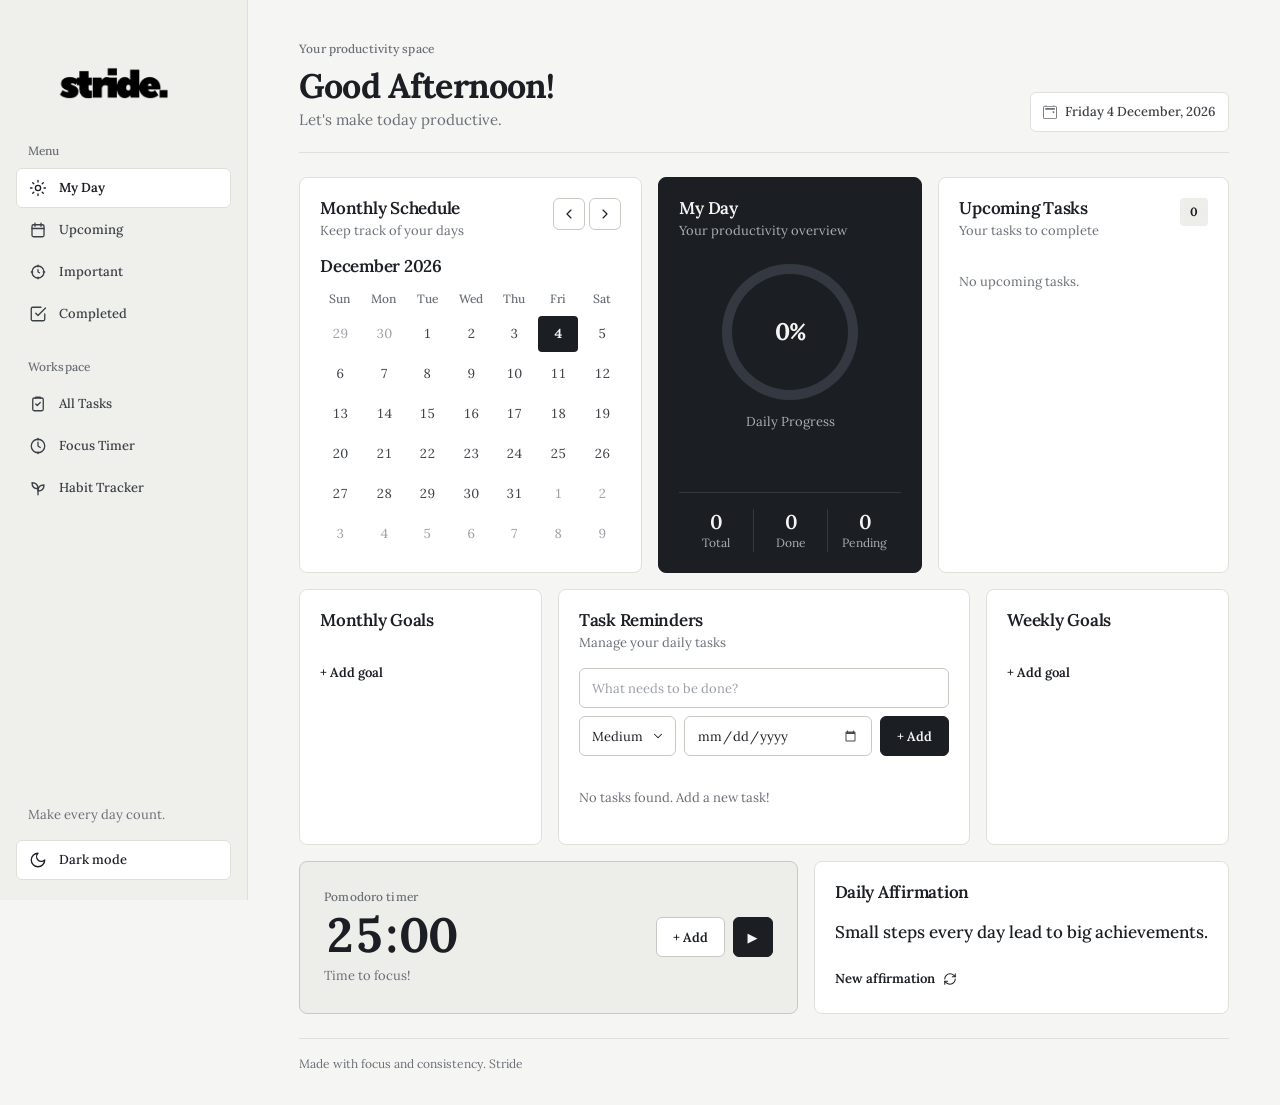
<file: index.html>
<!DOCTYPE html>
<html lang="en">

<head>
    <meta charset="UTF-8">
    <meta name="viewport" content="width=device-width, initial-scale=1.0">
    <title>Stride | Productivity Dashboard</title>
    <meta name="description"
        content="Stride is a calm productivity dashboard for planning your day, tracking tasks and goals, building habits and staying focused.">
    <meta name="theme-color" content="#F5F5F3">
    <link rel="icon" type="image/x-icon" href="./favicon.ico">
    <link rel="stylesheet" href="style.css">
    <link rel="preconnect" href="https://fonts.googleapis.com">
    <link rel="preconnect" href="https://fonts.gstatic.com" crossorigin>
    <link href="https://fonts.googleapis.com/css2?family=Lora:wght@400;500;600;700&display=swap" rel="stylesheet">
    <script src="theme.js"></script>
</head>

<body>
    <div class="dashboard">
        <!-- MOBILE TOP BAR -->
        <div class="mobile-topbar">
            <img class="mobile-brand-logo logo-dark" src="./images/whitelogo.png" alt="Stride logo">

            <img class="mobile-brand-logo logo-light" src="./images/blacklogo.png" alt="Stride logo">

            <button class="menu-toggle" id="menu-toggle" aria-label="Open navigation menu" aria-expanded="false">
                <span></span>
                <span></span>
                <span></span>
            </button>
        </div>

        <!-- SIDEBAR -->
        <aside class="sidebar">

            <div class="brand">
                <img class="logo-dark" src="./images/whitelogo.png" alt="Stride">
                <img class="logo-light" src="./images/blacklogo.png" alt="Stride">
            </div>

            <p class="menu-title">Menu</p>

            <nav class="menu">

                <button class="nav-item active" data-filter="today">
                    <svg viewBox="0 0 24 24" aria-hidden="true">
                        <circle cx="12" cy="12" r="3.5" />
                        <path
                            d="M12 2v2m0 16v2M4.93 4.93l1.42 1.42m11.3 11.3 1.42 1.42M2 12h2m16 0h2M4.93 19.07l1.42-1.42m11.3-11.3 1.42-1.42" />
                    </svg>
                    <span>My Day</span>
                </button>

                <button class="nav-item" data-filter="upcoming">
                    <svg viewBox="0 0 24 24" aria-hidden="true">
                        <rect x="4" y="5" width="16" height="16" rx="2" />
                        <path d="M8 3v4m8-4v4M4 10h16" />
                    </svg>
                    <span>Upcoming</span>
                </button>

                <button class="nav-item" data-filter="important">
                    <svg viewBox="0 0 24 24" aria-hidden="true">
                        <path d="M12 3v2m0 14v2M3 12h2m14 0h2" />
                        <circle cx="12" cy="12" r="8" />
                        <path d="m12 9 0 3 2 1" />
                    </svg>
                    <span>Important</span>
                </button>

                <button class="nav-item" data-filter="completed">
                    <svg viewBox="0 0 24 24" aria-hidden="true">
                        <path d="M9 11l3 3L22 4" />
                        <path d="M21 12v7a2 2 0 0 1-2 2H5a2 2 0 0 1-2-2V5a2 2 0 0 1 2-2h11" />
                    </svg>
                    <span>Completed</span>
                </button>

            </nav>

            <div class="sidebar-section">
                <p class="sidebar-heading">Workspace</p>

                <nav class="menu">

                    <button class="nav-item" data-filter="all">
                        <svg viewBox="0 0 24 24" aria-hidden="true">
                            <rect x="5" y="4" width="14" height="17" rx="2" />
                            <path d="M9 4.5V3h6v1.5M9 12l2 2 4-4" />
                        </svg>
                        <span>All Tasks</span>
                    </button>

                    <button class="nav-item" id="focus-nav">
                        <svg viewBox="0 0 24 24" aria-hidden="true">
                            <circle cx="12" cy="12" r="9" />
                            <path d="M12 7v5l3 2M12 2v2m0 16v2" />
                        </svg>
                        <span>Focus Timer</span>
                    </button>
                    <button class="nav-item" id="habits-nav" type="button">
                        <svg viewBox="0 0 24 24" aria-hidden="true">
                            <path d="M12 21V11" />
                            <path d="M12 13C7 13 4 10 4 5c5 0 8 3 8 8Z" />
                            <path d="M12 16c0-5 3-8 8-8 0 5-3 8-8 8Z" />
                        </svg>
                        <span>Habit Tracker</span>
                    </button>

                </nav>
            </div>

            <div class="sidebar-bottom">
                <p>Make every day count.</p>
                <button class="theme-toggle" id="theme-toggle" type="button" aria-pressed="false">Dark mode</button>
            </div>

        </aside>

        <div class="sidebar-overlay" id="sidebar-overlay"></div>


        <!-- MAIN CONTENT -->
        <main class="main-content">

            <!-- HEADER -->
            <header class="header">

                <div>
                    <p class="header-label">Your productivity space</p>
                    <h1 id="greeting">Good Morning!</h1>
                    <p class="subtitle">Let's make today productive.</p>
                </div>

                <div class="header-actions">

                    <div class="header-date">
                        <span><svg xmlns="http://www.w3.org/2000/svg" width="12" height="12" fill="currentColor"
                                class="bi bi-calendar2-event" viewBox="0 0 16 16" aria-hidden="true">
                                <path
                                    d="M11 7.5a.5.5 0 0 1 .5-.5h1a.5.5 0 0 1 .5.5v1a.5.5 0 0 1-.5.5h-1a.5.5 0 0 1-.5-.5z" />
                                <path
                                    d="M3.5 0a.5.5 0 0 1 .5.5V1h8V.5a.5.5 0 0 1 1 0V1h1a2 2 0 0 1 2 2v11a2 2 0 0 1-2 2H2a2 2 0 0 1-2-2V3a2 2 0 0 1 2-2h1V.5a.5.5 0 0 1 .5-.5M2 2a1 1 0 0 0-1 1v11a1 1 0 0 0 1 1h12a1 1 0 0 0 1-1V3a1 1 0 0 0-1-1z" />
                                <path
                                    d="M2.5 4a.5.5 0 0 1 .5-.5h10a.5.5 0 0 1 .5.5v1a.5.5 0 0 1-.5.5H3a.5.5 0 0 1-.5-.5z" />
                            </svg></span>
                        <span id="current-date"></span>
                    </div>

                </div>

            </header>


            <!-- TOP DASHBOARD -->
            <section class="top-grid">

                <!-- CALENDAR -->
                <div class="card calendar-card">

                    <div class="card-heading">
                        <div>
                            <h3>Monthly Schedule</h3>
                            <p>Keep track of your days</p>
                        </div>

                        <div class="calendar-controls">
                            <button id="prev-month" aria-label="Previous month">‹</button>
                            <button id="next-month" aria-label="Next month">›</button>
                        </div>
                    </div>

                    <h2 id="month-year"></h2>

                    <div class="calendar-weekdays">
                        <span>Sun</span>
                        <span>Mon</span>
                        <span>Tue</span>
                        <span>Wed</span>
                        <span>Thu</span>
                        <span>Fri</span>
                        <span>Sat</span>
                    </div>

                    <div class="calendar-days" id="calendar-days"></div>

                </div>


                <!-- MY DAY OVERVIEW -->
                <div class="card overview-card">

                    <h3>My Day</h3>
                    <p>Your productivity overview</p>

                    <div class="progress-circle" id="progress-circle">
                        <span id="progress-percent">0%</span>
                    </div>

                    <p class="progress-label">Daily Progress</p>

                    <div class="overview-stats">

                        <div>
                            <h2 id="total-count">0</h2>
                            <p>Total</p>
                        </div>

                        <div>
                            <h2 id="completed-count">0</h2>
                            <p>Done</p>
                        </div>

                        <div>
                            <h2 id="pending-count">0</h2>
                            <p>Pending</p>
                        </div>

                    </div>

                </div>


                <!-- UPCOMING TASKS -->
                <div class="card upcoming-card">

                    <div class="card-heading">
                        <div>
                            <h3>Upcoming Tasks</h3>
                            <p>Your tasks to complete</p>
                        </div>

                        <span class="small-badge" id="upcoming-number">0</span>
                    </div>

                    <div class="upcoming-list" id="upcoming-list">
                        <p class="empty-message">No upcoming tasks.</p>
                    </div>

                </div>

            </section>


            <!-- BOTTOM DASHBOARD -->
            <section class="bottom-grid">

                <!-- MONTHLY GOALS -->
                <div class="card goals-card">

                    <div class="card-heading">
                        <h3>Monthly Goals</h3>
                    </div>

                    <div class="goal-list" id="monthly-goals">

                        <label class="goal-item">
                            <input type="checkbox">
                            <span>Read 2 books</span>
                        </label>

                        <label class="goal-item">
                            <input type="checkbox">
                            <span>Complete a course</span>
                        </label>

                        <label class="goal-item">
                            <input type="checkbox">
                            <span>Learn JavaScript</span>
                        </label>

                        <label class="goal-item">
                            <input type="checkbox">
                            <span>Build a project</span>
                        </label>

                    </div>

                </div>


                <!-- TASK REMINDERS -->
                <div class="card reminders-card">

                    <div class="card-heading">
                        <div>
                            <h3>Task Reminders</h3>
                            <p id="task-section-label">Manage your daily tasks</p>
                        </div>
                    </div>

                    <form class="add-task" id="task-form">

                        <input type="text" id="task-input" placeholder="What needs to be done?" maxlength="100"
                            aria-label="Task name" required>

                        <select id="task-priority" aria-label="Task priority">
                            <option value="Low">Low</option>
                            <option value="Medium" selected>Medium</option>
                            <option value="High">High</option>
                        </select>

                        <input type="date" id="task-date" aria-label="Task due date">

                        <button type="submit" id="add-btn">+ Add</button>

                    </form>

                    <div class="task-list" id="task-list">
                        <p class="empty-message">No tasks yet. Add your first task!</p>
                    </div>

                </div>


                <!-- WEEKLY GOALS -->
                <div class="card goals-card">

                    <div class="card-heading">
                        <h3>Weekly Goals</h3>
                    </div>

                    <div class="goal-list" id="weekly-goals">

                        <label class="goal-item">
                            <input type="checkbox">
                            <span>Finish assignments</span>
                        </label>

                        <label class="goal-item">
                            <input type="checkbox">
                            <span>Exercise daily</span>
                        </label>

                        <label class="goal-item">
                            <input type="checkbox">
                            <span>Practise coding</span>
                        </label>

                        <label class="goal-item">
                            <input type="checkbox">
                            <span>Read every day</span>
                        </label>

                    </div>

                </div>

            </section>


            <!-- FOOTER WIDGETS -->
            <section class="footer-grid">

                <!-- POMODORO TIMER -->
                <div class="timer-card" id="timer-card">

                    <div class="timer-info">
                        <p>Pomodoro timer</p>
                        <h1 id="timer">25:00</h1>
                        <span id="timer-status">Time to focus!</span>
                    </div>

                    <div class="timer-actions">

                        <button id="timer-add" class="timer-add">+ Add</button>

                        <button id="start-btn" class="timer-play" aria-label="Start timer">▶</button>

                        <button id="reset-btn" class="timer-reset" aria-label="Reset timer">↻</button>

                    </div>

                </div>


                <!-- DAILY AFFIRMATION -->
                <div class="card affirmation-card">

                    <div class="card-heading">
                        <h3>Daily Affirmation</h3>
                    </div>

                    <p id="affirmation">
                        Small steps every day lead to big achievements.
                    </p>

                    <button id="new-quote">New affirmation</button>

                </div>

            </section>

            <footer class="footer">
                Made with focus and consistency. Stride
            </footer>

        </main>

    </div>

    <script src="script.js"></script>

</body>

</html>
</file>
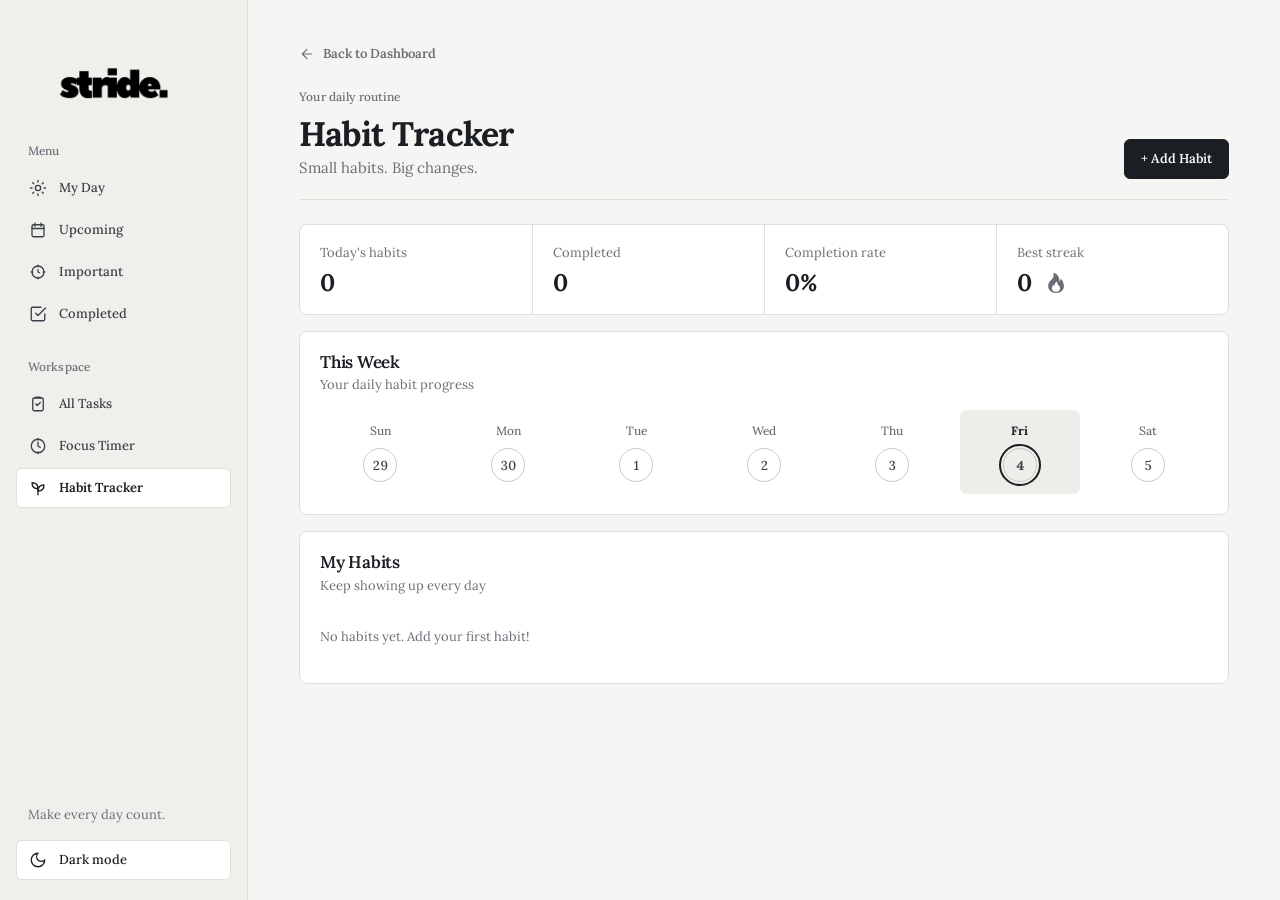
<file: habits.html>
<!DOCTYPE html>
<html lang="en">

<head>
    <meta charset="UTF-8">
    <meta name="viewport" content="width=device-width, initial-scale=1.0">
    <title>Stride | Habit Tracker</title>
    <meta name="description"
        content="Build lasting routines with the Stride habit tracker: daily check-ins, monthly calendars, streaks and a focus timer for every habit.">
    <meta name="theme-color" content="#F5F5F3">
    <link rel="icon" href="favicon.svg" type="image/svg+xml">
    <link rel="stylesheet" href="style.css">

    <link rel="preconnect" href="https://fonts.googleapis.com">
    <link rel="preconnect" href="https://fonts.gstatic.com" crossorigin>
    <link href="https://fonts.googleapis.com/css2?family=Lora:wght@400;500;600;700&display=swap" rel="stylesheet">
    <link rel="stylesheet" href="https://cdn.jsdelivr.net/npm/bootstrap-icons@1.11.3/font/bootstrap-icons.min.css">
    <script src="theme.js"></script>

</head>

<body>

    <div class="dashboard">
        <!-- MOBILE TOP BAR -->
        <div class="mobile-topbar">
            <img class="mobile-brand-logo logo-dark" src="./images/whitelogo.png" alt="Stride logo">

            <img class="mobile-brand-logo logo-light" src="./images/blacklogo.png" alt="Stride logo">

            <button class="menu-toggle" id="menu-toggle" aria-label="Open navigation menu" aria-expanded="false">
                <span></span>
                <span></span>
                <span></span>
            </button>
        </div>

        <!-- SIDEBAR -->
        <aside class="sidebar">

            <div class="brand">
                <img class="logo-dark" src="./images/whitelogo.png" alt="Stride">

                <img class="logo-light" src="./images/blacklogo.png" alt="Stride">
            </div>

            <p class="menu-title">Menu</p>

            <nav class="menu">

                <a href="index.html?filter=today" class="nav-item">
                    <svg viewBox="0 0 24 24" aria-hidden="true">
                        <circle cx="12" cy="12" r="3.5" />
                        <path
                            d="M12 2v2m0 16v2M4.93 4.93l1.42 1.42m11.3 11.3 1.42 1.42M2 12h2m16 0h2M4.93 19.07l1.42-1.42m11.3-11.3 1.42-1.42" />
                    </svg>
                    <span>My Day</span>
                </a>

                <a href="index.html?filter=upcoming" class="nav-item">
                    <svg viewBox="0 0 24 24" aria-hidden="true">
                        <rect x="4" y="5" width="16" height="16" rx="2" />
                        <path d="M8 3v4m8-4v4M4 10h16" />
                    </svg>
                    <span>Upcoming</span>
                </a>

                <a href="index.html?filter=important" class="nav-item">
                    <svg viewBox="0 0 24 24" aria-hidden="true">
                        <path d="M12 3v2m0 14v2M3 12h2m14 0h2" />
                        <circle cx="12" cy="12" r="8" />
                        <path d="m12 9 0 3 2 1" />
                    </svg>
                    <span>Important</span>
                </a>

                <a href="index.html?filter=completed" class="nav-item">
                    <svg viewBox="0 0 24 24" aria-hidden="true">
                        <path d="M9 11l3 3L22 4" />
                        <path d="M21 12v7a2 2 0 0 1-2 2H5a2 2 0 0 1-2-2V5a2 2 0 0 1 2-2h11" />
                    </svg>
                    <span>Completed</span>
                </a>

            </nav>

            <div class="sidebar-section">

                <p class="sidebar-heading">Workspace</p>

                <nav class="menu">

                    <a href="index.html?filter=all" class="nav-item">
                        <svg viewBox="0 0 24 24" aria-hidden="true">
                            <rect x="5" y="4" width="14" height="17" rx="2" />
                            <path d="M9 4.5V3h6v1.5M9 12l2 2 4-4" />
                        </svg>
                        <span>All Tasks</span>
                    </a>

                    <a href="index.html#timer-card" class="nav-item">
                        <svg viewBox="0 0 24 24" aria-hidden="true">
                            <circle cx="12" cy="12" r="9" />
                            <path d="M12 7v5l3 2M12 2v2m0 16v2" />
                        </svg>
                        <span>Focus Timer</span>
                    </a>

                    <a href="habits.html" class="nav-item active" aria-current="page">
                        <svg viewBox="0 0 24 24" aria-hidden="true">
                            <path d="M12 21V11" />
                            <path d="M12 13C7 13 4 10 4 5c5 0 8 3 8 8Z" />
                            <path d="M12 16c0-5 3-8 8-8 0 5-3 8-8 8Z" />
                        </svg>
                        <span>Habit Tracker</span>
                    </a>

                </nav>

            </div>

            <div class="sidebar-bottom">
                <p>Make every day count.</p>
                <button class="theme-toggle" id="theme-toggle" type="button" aria-pressed="false">Dark mode</button>
            </div>
        </aside>
        <div class="sidebar-overlay" id="sidebar-overlay"></div>


        <!-- MAIN CONTENT -->
        <main class="main-content">


            <!-- BACK TO DASHBOARD -->
            <a href="index.html" class="habit-back-link">
                <svg viewBox="0 0 24 24" aria-hidden="true">
                    <path d="M19 12H5M12 19l-7-7 7-7" />
                </svg>
                Back to Dashboard
            </a>

            <!-- HABIT TRACKER PAGE -->
            <section class="habit-page" id="habit-page">

                <header class="habit-header">
                    <div>
                        <p class="header-label">Your daily routine</p>
                        <h1>Habit Tracker</h1>
                        <p class="subtitle">Small habits. Big changes.</p>
                    </div>

                    <button class="habit-add-btn" id="add-habit-btn">
                        + Add Habit
                    </button>
                </header>

                <!-- HABIT STATISTICS -->
                <div class="habit-stats">
                    <div class="habit-stat-card">
                        <span>Today's habits</span>
                        <h2 id="habit-total">0</h2>
                    </div>

                    <div class="habit-stat-card">
                        <span>Completed</span>
                        <h2 id="habit-completed">0</h2>
                    </div>

                    <div class="habit-stat-card">
                        <span>Completion rate</span>
                        <h2 id="habit-percentage">0%</h2>
                    </div>

                    <div class="habit-stat-card">
                        <span>Best streak</span>
                        <h2 id="habit-best-streak">0</h2>
                    </div>
                </div>

                <!-- WEEKLY OVERVIEW -->
                <div class="card habit-week-card">
                    <div class="card-heading">
                        <div>
                            <h3>This Week</h3>
                            <p>Your daily habit progress</p>
                        </div>
                    </div>

                    <div class="habit-week" id="habit-week"></div>
                </div>

                <!-- HABIT LIST -->
                <div class="card habit-list-card">
                    <div class="card-heading">
                        <div>
                            <h3>My Habits</h3>
                            <p>Keep showing up every day</p>
                        </div>
                    </div>

                    <div id="habit-list" class="habit-list"></div>
                </div>

            </section>

        </main>

    </div>

    <script src="habits.js"></script>
</body>

</html>
</file>
<file: style.css>
/* =====================================================================
   STRIDE — DESIGN SYSTEM & STYLESHEET
   Shared by index.html and habits.html.

   Direction: calm, monochrome, editorial. Warm-neutral paper and white
   surfaces, one ink colour for every primary action, hierarchy built from
   spacing, weight and surface tone rather than colour or shadow.

   Contents
   01  Design tokens
   02  Reset and base
   03  Typography
   04  Icon masks (consistent icons for JS-generated glyph buttons)
   05  Form controls
   06  Buttons
   07  App shell and sidebar
   08  Page headers
   09  Dashboard grids and cards
   10  Calendar
   11  Daily overview (dark focal card)
   12  Upcoming tasks and task list
   13  Goals
   14  Pomodoro timer and affirmation
   15  Habit tracker: stats and week
   16  Habit tracker: habit cards
   17  Responsive
   18  Reduced motion
   ===================================================================== */


/* 01. DESIGN TOKENS ================================================== */
:root {
    color-scheme: light;

    /* Colour */
    --color-paper: #F5F5F3;
    --color-surface: #FFFFFF;
    --color-surface-sunken: #EDEDEA;
    --color-sidebar: #EFEFEC;
    --color-hover: #E6E6E2;
    --color-border: #E0E0DB;
    --color-border-strong: #C9C9C3;
    --color-ink: #1B1E23;
    --color-ink-hover: #343941;
    --color-text: #3A3F46;
    --color-muted: #6A6F76;
    --color-faint: #9A9FA6;
    --color-on-ink: #F5F5F3;
    --color-on-ink-muted: #A9AEB5;
    --color-on-ink-line: #343941;

    /* The dashboard script paints the progress ring with these two values */
    --ring-track: #343941;

    /* Feature card ("My Day"): stays dark in both themes so the ring colours
       set by script.js always have contrast */
    --color-feature-bg: #1B1E23;
    --color-feature-border: #1B1E23;
    --color-feature-text: #F5F5F3;
    --color-feature-muted: #A9AEB5;
    --color-feature-line: #343941;

    /* Typography */
    --font-sans: "Lora", "Segoe UI", system-ui, -apple-system, Arial, sans-serif;
    --text-xs: 0.75rem;
    --text-sm: 0.8125rem;
    --text-base: 0.9375rem;
    --text-md: 1.0625rem;
    --text-lg: 1.25rem;
    --text-xl: 1.5rem;
    --text-page: clamp(1.75rem, 3vw, 2.125rem);
    --weight-regular: 400;
    --weight-medium: 500;
    --weight-semibold: 600;
    --weight-bold: 700;

    /* Spacing */
    --space-1: 0.25rem;
    --space-2: 0.5rem;
    --space-3: 0.75rem;
    --space-4: 1rem;
    --space-5: 1.25rem;
    --space-6: 1.5rem;
    --space-8: 2rem;
    --space-10: 2.5rem;

    /* Radius: containers > controls > small elements */
    --radius-lg: 8px;
    --radius-md: 6px;
    --radius-sm: 4px;

    /* Borders and focus */
    --border: 1px solid var(--color-border);
    --border-strong: 1px solid var(--color-border-strong);
    --focus-ring: 2px solid var(--color-ink);

    /* Component sizing */
    --control-height: 40px;
    --control-height-sm: 32px;
    --icon-size: 18px;
    --icon-size-sm: 16px;
    --sidebar-width: 248px;
    --topbar-height: 60px;

    /* Motion */
    --duration-fast: 150ms;
    --duration-base: 220ms;

    /* Icon masks (24px grid, 1.75 stroke, round caps — same as sidebar icons) */
    --icon-check: url("data:image/svg+xml,%3Csvg xmlns='http://www.w3.org/2000/svg' viewBox='0 0 24 24' fill='none' stroke='black' stroke-width='1.75' stroke-linecap='round' stroke-linejoin='round'%3E%3Cpath d='M20 6 9 17l-5-5'/%3E%3C/svg%3E");
    --icon-x: url("data:image/svg+xml,%3Csvg xmlns='http://www.w3.org/2000/svg' viewBox='0 0 24 24' fill='none' stroke='black' stroke-width='1.75' stroke-linecap='round' stroke-linejoin='round'%3E%3Cpath d='M18 6 6 18M6 6l12 12'/%3E%3C/svg%3E");
    --icon-pencil: url("data:image/svg+xml,%3Csvg xmlns='http://www.w3.org/2000/svg' viewBox='0 0 24 24' fill='none' stroke='black' stroke-width='1.75' stroke-linecap='round' stroke-linejoin='round'%3E%3Cpath d='M12 20h9'/%3E%3Cpath d='M16.5 3.5a2.12 2.12 0 0 1 3 3L7 19l-4 1 1-4Z'/%3E%3C/svg%3E");
    --icon-chevron-left: url("data:image/svg+xml,%3Csvg xmlns='http://www.w3.org/2000/svg' viewBox='0 0 24 24' fill='none' stroke='black' stroke-width='1.75' stroke-linecap='round' stroke-linejoin='round'%3E%3Cpath d='m15 18-6-6 6-6'/%3E%3C/svg%3E");
    --icon-chevron-right: url("data:image/svg+xml,%3Csvg xmlns='http://www.w3.org/2000/svg' viewBox='0 0 24 24' fill='none' stroke='black' stroke-width='1.75' stroke-linecap='round' stroke-linejoin='round'%3E%3Cpath d='m9 18 6-6-6-6'/%3E%3C/svg%3E");
    --icon-arrow-right: url("data:image/svg+xml,%3Csvg xmlns='http://www.w3.org/2000/svg' viewBox='0 0 24 24' fill='none' stroke='black' stroke-width='1.75' stroke-linecap='round' stroke-linejoin='round'%3E%3Cpath d='M5 12h14M12 5l7 7-7 7'/%3E%3C/svg%3E");
    --icon-reset: url("data:image/svg+xml,%3Csvg xmlns='http://www.w3.org/2000/svg' viewBox='0 0 24 24' fill='none' stroke='black' stroke-width='1.75' stroke-linecap='round' stroke-linejoin='round'%3E%3Cpath d='M3 12a9 9 0 1 0 9-9 9.75 9.75 0 0 0-6.74 2.74L3 8'/%3E%3Cpath d='M3 3v5h5'/%3E%3C/svg%3E");
    --icon-refresh: url("data:image/svg+xml,%3Csvg xmlns='http://www.w3.org/2000/svg' viewBox='0 0 24 24' fill='none' stroke='black' stroke-width='1.75' stroke-linecap='round' stroke-linejoin='round'%3E%3Cpath d='M3 12a9 9 0 0 1 9-9 9.75 9.75 0 0 1 6.74 2.74L21 8'/%3E%3Cpath d='M21 3v5h-5'/%3E%3Cpath d='M21 12a9 9 0 0 1-9 9 9.75 9.75 0 0 1-6.74-2.74L3 16'/%3E%3Cpath d='M8 16H3v5'/%3E%3C/svg%3E");
    --icon-circle: url("data:image/svg+xml,%3Csvg xmlns='http://www.w3.org/2000/svg' viewBox='0 0 24 24' fill='none' stroke='black' stroke-width='1.75'%3E%3Ccircle cx='12' cy='12' r='9'/%3E%3C/svg%3E");
    --icon-select-chevron: url("data:image/svg+xml,%3Csvg xmlns='http://www.w3.org/2000/svg' viewBox='0 0 24 24' fill='none' stroke='%231B1E23' stroke-width='1.75' stroke-linecap='round' stroke-linejoin='round'%3E%3Cpath d='m6 9 6 6 6-6'/%3E%3C/svg%3E");
    --icon-moon: url("data:image/svg+xml,%3Csvg xmlns='http://www.w3.org/2000/svg' viewBox='0 0 24 24' fill='none' stroke='black' stroke-width='1.75' stroke-linecap='round' stroke-linejoin='round'%3E%3Cpath d='M12 3a6 6 0 0 0 9 9 9 9 0 1 1-9-9Z'/%3E%3C/svg%3E");
    --icon-sun: url("data:image/svg+xml,%3Csvg xmlns='http://www.w3.org/2000/svg' viewBox='0 0 24 24' fill='none' stroke='black' stroke-width='1.75' stroke-linecap='round' stroke-linejoin='round'%3E%3Ccircle cx='12' cy='12' r='4'/%3E%3Cpath d='M12 2v2M12 20v2M4.93 4.93l1.41 1.41M17.66 17.66l1.41 1.41M2 12h2M20 12h2M4.93 19.07l1.41-1.41M17.66 6.34l1.41-1.41'/%3E%3C/svg%3E");
}

/* Dark theme: only the tokens change. The theme is set by theme.js through
   the data-theme attribute on <html>. */
:root[data-theme="dark"] {
    color-scheme: dark;

    --color-paper: #121417;
    --color-surface: #1A1D22;
    --color-surface-sunken: #23272D;
    --color-sidebar: #0F1113;
    --color-hover: #2A2F36;
    --color-border: #2B3038;
    --color-border-strong: #3C424B;
    --color-ink: #ECEDEE;
    --color-ink-hover: #C9CCD0;
    --color-text: #C4C8CD;
    --color-muted: #959BA3;
    --color-faint: #6A7078;
    --color-on-ink: #14161A;
    --color-on-ink-muted: #4B5058;

    --color-feature-bg: #0E1012;
    --color-feature-border: #2B3038;

    --icon-select-chevron: url("data:image/svg+xml,%3Csvg xmlns='http://www.w3.org/2000/svg' viewBox='0 0 24 24' fill='none' stroke='%23ECEDEE' stroke-width='1.75' stroke-linecap='round' stroke-linejoin='round'%3E%3Cpath d='m6 9 6 6 6-6'/%3E%3C/svg%3E");
}


/* 02. RESET AND BASE ================================================= */
*,
*::before,
*::after {
    box-sizing: border-box;
}

html {
    min-width: 320px;
    background: var(--color-paper);
    scroll-padding-top: var(--space-6);
    -webkit-text-size-adjust: 100%;
}

@media (prefers-reduced-motion: no-preference) {
    html {
        scroll-behavior: smooth;
    }
}

body {
    min-height: 100vh;
    margin: 0;
    background: var(--color-paper);
    color: var(--color-text);
    font-family: var(--font-sans);
    font-size: var(--text-base);
    line-height: 1.5;
    -webkit-font-smoothing: antialiased;
}

body.menu-open {
    overflow: hidden;
}

h1,
h2,
h3,
h4,
p {
    margin: 0;
}

button,
input,
select {
    font: inherit;
    color: inherit;
}

button {
    cursor: pointer;
}

a {
    color: inherit;
}

img,
svg {
    display: block;
    max-width: 100%;
}

:focus-visible {
    outline: var(--focus-ring);
    outline-offset: 2px;
}

:disabled {
    cursor: not-allowed;
    opacity: 0.4;
}


/* 03. TYPOGRAPHY ===================================================== */
h1,
h2,
h3,
h4 {
    color: var(--color-ink);
    font-weight: var(--weight-semibold);
    letter-spacing: -0.015em;
    line-height: 1.25;
}

h1 {
    font-size: var(--text-page);
    font-weight: var(--weight-bold);
    letter-spacing: -0.025em;
    line-height: 1.15;
}

h2 {
    font-size: var(--text-lg);
}

h3 {
    font-size: var(--text-md);
}

h4 {
    font-size: var(--text-base);
}

.subtitle {
    margin-top: var(--space-1);
    color: var(--color-muted);
}

/* Small secondary labels. Several are written in capitals in the markup or
   script, so they are normalised to sentence case here. */
.header-label,
.menu-title,
.sidebar-heading,
.timer-info>p,
.habit-analytics-heading>span,
.pomodoro-label {
    color: var(--color-muted);
    font-size: var(--text-xs);
    font-weight: var(--weight-medium);
    letter-spacing: 0.01em;
    text-transform: lowercase;
}

.header-label::first-letter,
.menu-title::first-letter,
.sidebar-heading::first-letter,
.timer-info>p::first-letter,
.habit-analytics-heading>span::first-letter,
.pomodoro-label::first-letter {
    text-transform: uppercase;
}


/* 04. ICON MASKS ====================================================
   Buttons whose labels are glyphs written by JavaScript (×, ✎, ‹, ›, ↻)
   hide the glyph and draw a matching icon instead, so the whole product
   uses one stroke style without touching the scripts. */
.goal-edit,
.goal-delete,
.delete-task,
.habit-edit,
.habit-delete,
.calendar-controls button,
.habit-month-arrow,
.timer-reset,
.completion-card-icon,
.completion-card-arrow {
    font-size: 0;
    line-height: 0;
}

.goal-edit::before,
.goal-delete::before,
.delete-task::before,
.habit-edit::before,
.habit-delete::before,
.calendar-controls button::before,
.habit-month-arrow::before,
.timer-reset::before,
.completion-card-icon::before,
.completion-card-arrow::before,
#new-quote::after {
    display: block;
    width: var(--icon-size-sm);
    height: var(--icon-size-sm);
    margin: auto;
    background: currentColor;
    content: "";
    -webkit-mask: var(--icon) center / contain no-repeat;
    mask: var(--icon) center / contain no-repeat;
}

.goal-edit::before,
.habit-edit::before {
    --icon: var(--icon-pencil);
}

.goal-delete::before,
.delete-task::before,
.habit-delete::before {
    --icon: var(--icon-x);
}

#prev-month::before,
.habit-month-navigation .habit-month-arrow:first-child::before {
    --icon: var(--icon-chevron-left);
}

#next-month::before,
.habit-month-navigation .habit-month-arrow:last-child::before {
    --icon: var(--icon-chevron-right);
}

.timer-reset::before {
    --icon: var(--icon-reset);
}

.completion-card-icon::before {
    --icon: var(--icon-circle);
}

.habit-completion-card.completed .completion-card-icon::before {
    --icon: var(--icon-check);
}

.completion-card-arrow::before {
    --icon: var(--icon-arrow-right);
}

#new-quote::after {
    --icon: var(--icon-refresh);
}


/* 05. FORM CONTROLS ================================================== */
input[type="text"],
input[type="date"],
select {
    width: 100%;
    min-width: 0;
    height: var(--control-height);
    padding: 0 var(--space-3);
    border: var(--border-strong);
    border-radius: var(--radius-md);
    background-color: var(--color-surface);
    color: var(--color-ink);
    font-size: var(--text-sm);
    transition: border-color var(--duration-fast) ease;
}

input::placeholder {
    color: var(--color-faint);
}

input[type="text"]:hover,
input[type="date"]:hover,
select:hover {
    border-color: var(--color-muted);
}

input[type="text"]:focus-visible,
input[type="date"]:focus-visible,
select:focus-visible {
    border-color: var(--color-ink);
    outline: 1px solid var(--color-ink);
    outline-offset: 0;
}

select {
    padding-right: 2rem;
    background-image: var(--icon-select-chevron);
    background-repeat: no-repeat;
    background-position: right 0.625rem center;
    background-size: 14px;
    cursor: pointer;
    -webkit-appearance: none;
    appearance: none;
}

input[type="date"] {
    cursor: pointer;
}

input[type="date"]::-webkit-calendar-picker-indicator {
    cursor: pointer;
    opacity: 0.7;
}

input[type="checkbox"] {
    display: inline-grid;
    flex: 0 0 18px;
    width: 18px;
    height: 18px;
    margin: 0;
    place-content: center;
    border: 1.5px solid var(--color-border-strong);
    border-radius: var(--radius-sm);
    background: var(--color-surface);
    cursor: pointer;
    transition: background-color var(--duration-fast) ease, border-color var(--duration-fast) ease;
    -webkit-appearance: none;
    appearance: none;
}

input[type="checkbox"]::after {
    width: 10px;
    height: 10px;
    background: var(--color-on-ink);
    content: "";
    transform: scale(0);
    transition: transform var(--duration-fast) ease;
    -webkit-mask: var(--icon-check) center / contain no-repeat;
    mask: var(--icon-check) center / contain no-repeat;
}

input[type="checkbox"]:hover {
    border-color: var(--color-ink);
}

input[type="checkbox"]:checked {
    border-color: var(--color-ink);
    background: var(--color-ink);
}

input[type="checkbox"]:checked::after {
    transform: scale(1);
}


/* 06. BUTTONS ======================================================== */
/* Primary: filled ink */
.habit-add-btn,
#add-btn,
.timer-play,
.pomodoro-start {
    display: inline-flex;
    height: var(--control-height);
    align-items: center;
    justify-content: center;
    gap: var(--space-2);
    padding: 0 var(--space-4);
    border: 1px solid var(--color-ink);
    border-radius: var(--radius-md);
    background: var(--color-ink);
    color: var(--color-on-ink);
    font-size: var(--text-sm);
    font-weight: var(--weight-semibold);
    white-space: nowrap;
    transition: background-color var(--duration-fast) ease, border-color var(--duration-fast) ease;
}

.habit-add-btn:hover:not(:disabled),
#add-btn:hover:not(:disabled),
.timer-play:hover:not(:disabled),
.pomodoro-start:hover:not(:disabled) {
    border-color: var(--color-ink-hover);
    background: var(--color-ink-hover);
}

.habit-add-btn:active:not(:disabled),
#add-btn:active:not(:disabled),
.timer-play:active:not(:disabled),
.pomodoro-start:active:not(:disabled) {
    background: var(--color-ink);
}

/* Secondary: outlined */
.timer-add,
.timer-reset,
.pomodoro-pause,
.pomodoro-reset,
.calendar-controls button,
.habit-month-arrow {
    display: inline-flex;
    height: var(--control-height);
    align-items: center;
    justify-content: center;
    padding: 0 var(--space-4);
    border: var(--border-strong);
    border-radius: var(--radius-md);
    background: var(--color-surface);
    color: var(--color-ink);
    font-weight: var(--weight-semibold);
    white-space: nowrap;
    transition: background-color var(--duration-fast) ease, border-color var(--duration-fast) ease;
}

.timer-add,
.pomodoro-pause,
.pomodoro-reset {
    font-size: var(--text-sm);
}

.timer-add:hover:not(:disabled),
.timer-reset:hover:not(:disabled),
.pomodoro-pause:hover:not(:disabled),
.pomodoro-reset:hover:not(:disabled),
.calendar-controls button:hover:not(:disabled),
.habit-month-arrow:hover:not(:disabled) {
    border-color: var(--color-ink);
    background: var(--color-hover);
}

.timer-add:active:not(:disabled),
.timer-reset:active:not(:disabled),
.pomodoro-pause:active:not(:disabled),
.pomodoro-reset:active:not(:disabled),
.calendar-controls button:active:not(:disabled),
.habit-month-arrow:active:not(:disabled) {
    background: var(--color-surface-sunken);
}

.calendar-controls button,
.habit-month-arrow {
    width: var(--control-height-sm);
    height: var(--control-height-sm);
    padding: 0;
}

.timer-reset {
    width: var(--control-height);
    padding: 0;
}

.timer-play {
    min-width: var(--control-height);
    padding: 0;
    font-variant-emoji: text;
    width: var(--control-height);
}

/* Tertiary: text only */
.goal-add,
#new-quote,
.habit-back-link {
    display: inline-flex;
    align-items: center;
    gap: var(--space-2);
    padding: var(--space-1) 0;
    border: 0;
    background: none;
    color: var(--color-ink);
    font-size: var(--text-sm);
    font-weight: var(--weight-semibold);
    text-decoration: none;
    transition: color var(--duration-fast) ease;
}

.goal-add:hover,
#new-quote:hover,
.habit-back-link:hover {
    color: var(--color-muted);
}

#new-quote::after {
    width: 14px;
    height: 14px;
    margin: 0;
}

/* Icon-only buttons */
.goal-edit,
.goal-delete,
.delete-task,
.habit-edit,
.habit-delete {
    display: grid;
    flex: 0 0 var(--control-height-sm);
    width: var(--control-height-sm);
    height: var(--control-height-sm);
    place-items: center;
    padding: 0;
    border: 0;
    border-radius: var(--radius-sm);
    background: transparent;
    color: var(--color-muted);
    transition: background-color var(--duration-fast) ease, color var(--duration-fast) ease;
}

.goal-edit:hover,
.goal-delete:hover,
.delete-task:hover,
.habit-edit:hover,
.habit-delete:hover {
    background: var(--color-hover);
    color: var(--color-ink);
}


/* 07. APP SHELL AND SIDEBAR ========================================== */
.dashboard {
    min-height: 100vh;
}

.main-content {
    min-width: 0;
    margin-left: var(--sidebar-width);
    padding: var(--space-10) clamp(var(--space-6), 4vw, 3.5rem) var(--space-8);
}

.mobile-topbar {
    display: none;
}

.sidebar {
    position: fixed;
    z-index: 30;
    inset: 0 auto 0 0;
    display: flex;
    width: var(--sidebar-width);
    flex-direction: column;
    padding: var(--space-6) var(--space-4) var(--space-5);
    overflow-y: auto;
    border-right: var(--border);
    background: var(--color-sidebar);
}

.brand {
    display: flex;
    min-height: 48px;
    align-items: center;
    margin-bottom: var(--space-8);
    padding: 0 var(--space-3);
}

.brand img {
    max-width: 130px;
    max-height: 44px;
    object-fit: contain;
    object-position: left center;
}

.menu-title,
.sidebar-heading {
    margin: 0 0 var(--space-2) var(--space-3);
}

.menu {
    display: grid;
    gap: 2px;
}

.sidebar-section {
    margin-top: var(--space-6);
}

.nav-item {
    display: flex;
    width: 100%;
    min-height: 40px;
    align-items: center;
    gap: var(--space-3);
    padding: var(--space-2) var(--space-3);
    border: 1px solid transparent;
    border-radius: var(--radius-md);
    background: transparent;
    color: var(--color-text);
    font-size: var(--text-sm);
    font-weight: var(--weight-medium);
    text-align: left;
    text-decoration: none;
    transition: background-color var(--duration-fast) ease, color var(--duration-fast) ease;
}

.nav-item svg {
    flex: 0 0 var(--icon-size);
    width: var(--icon-size);
    height: var(--icon-size);
    fill: none;
    stroke: currentColor;
    stroke-width: 1.75;
    stroke-linecap: round;
    stroke-linejoin: round;
}

.nav-item:hover {
    background: var(--color-hover);
    color: var(--color-ink);
}

.nav-item.active {
    border-color: var(--color-border);
    background: var(--color-surface);
    color: var(--color-ink);
    font-weight: var(--weight-semibold);
}

.sidebar-bottom {
    margin-top: auto;
    padding: var(--space-6) var(--space-3) 0;
    color: var(--color-muted);
    font-size: var(--text-sm);
}

.sidebar-bottom .theme-toggle {
    display: flex;
    width: calc(100% + var(--space-3) * 2);
    min-height: 40px;
    align-items: center;
    gap: var(--space-3);
    margin-top: var(--space-4);
    margin-left: calc(var(--space-3) * -1);
    padding: var(--space-2) var(--space-3);
    border: 1px solid var(--color-border);
    border-radius: var(--radius-md);
    background: var(--color-surface);
    color: var(--color-ink);
    font-size: var(--text-sm);
    font-weight: var(--weight-medium);
    text-align: left;
    transition: background-color var(--duration-fast) ease;
}

.theme-toggle:hover {
    background: var(--color-hover);
}

.theme-toggle::before {
    flex: 0 0 var(--icon-size);
    width: var(--icon-size);
    height: var(--icon-size);
    background: currentColor;
    content: "";
    -webkit-mask: var(--icon-moon) center / contain no-repeat;
    mask: var(--icon-moon) center / contain no-repeat;
}

:root[data-theme="dark"] .theme-toggle::before {
    -webkit-mask-image: var(--icon-sun);
    mask-image: var(--icon-sun);
}

.sidebar-overlay {
    display: none;
}


/* 08. PAGE HEADERS =================================================== */
.header,
.habit-header {
    display: flex;
    align-items: flex-end;
    justify-content: space-between;
    gap: var(--space-6);
    margin-bottom: var(--space-6);
    padding-bottom: var(--space-5);
    border-bottom: var(--border);
}

.header-label {
    margin-bottom: var(--space-2);
}

.header-actions {
    display: flex;
    align-items: center;
    gap: var(--space-3);
}

.header-date {
    display: inline-flex;
    height: var(--control-height);
    align-items: center;
    gap: var(--space-2);
    padding: 0 var(--space-3);
    border: var(--border);
    border-radius: var(--radius-md);
    background: var(--color-surface);
    color: var(--color-text);
    font-size: var(--text-sm);
    font-weight: var(--weight-medium);
}

.header-date svg {
    width: 14px;
    height: 14px;
    color: var(--color-muted);
}

.habit-back-link {
    margin-bottom: var(--space-5);
    color: var(--color-muted);
}

.habit-back-link svg {
    width: var(--icon-size-sm);
    height: var(--icon-size-sm);
    fill: none;
    stroke: currentColor;
    stroke-width: 1.75;
    stroke-linecap: round;
    stroke-linejoin: round;
}

.habit-back-link:hover {
    color: var(--color-ink);
}


/* 09. DASHBOARD GRIDS AND CARDS ====================================== */
.top-grid,
.bottom-grid,
.footer-grid {
    display: grid;
    gap: var(--space-4);
    margin-bottom: var(--space-4);
}

.top-grid {
    grid-template-columns: minmax(0, 1.3fr) minmax(0, 1fr) minmax(0, 1.1fr);
}

.bottom-grid {
    grid-template-columns: minmax(0, 1fr) minmax(0, 1.7fr) minmax(0, 1fr);
}

.footer-grid {
    grid-template-columns: minmax(0, 1.2fr) minmax(0, 1fr);
}

.card,
.timer-card {
    min-width: 0;
    padding: var(--space-5);
    border: var(--border);
    border-radius: var(--radius-lg);
    background: var(--color-surface);
}

.card-heading {
    display: flex;
    align-items: flex-start;
    justify-content: space-between;
    gap: var(--space-4);
    margin-bottom: var(--space-4);
}

.card-heading p,
.overview-card>p:not(.progress-label) {
    margin-top: 2px;
    color: var(--color-muted);
    font-size: var(--text-sm);
}

.empty-message,
.habit-empty {
    padding: var(--space-4) 0;
    color: var(--color-muted);
    font-size: var(--text-sm);
}

.small-badge {
    display: inline-grid;
    min-width: 28px;
    height: 28px;
    padding: 0 var(--space-2);
    place-items: center;
    border-radius: var(--radius-sm);
    background: var(--color-surface-sunken);
    color: var(--color-ink);
    font-size: var(--text-xs);
    font-weight: var(--weight-bold);
}

.footer {
    margin-top: var(--space-6);
    padding-top: var(--space-4);
    border-top: var(--border);
    color: var(--color-muted);
    font-size: var(--text-xs);
}


/* 10. CALENDAR ======================================================= */
.calendar-controls {
    display: flex;
    gap: var(--space-1);
}

#month-year {
    margin-bottom: var(--space-3);
    font-size: var(--text-md);
}

.calendar-weekdays,
.calendar-days {
    display: grid;
    grid-template-columns: repeat(7, minmax(0, 1fr));
    gap: 4px;
    text-align: center;
}

.calendar-weekdays {
    margin-bottom: var(--space-2);
    color: var(--color-muted);
    font-size: var(--text-xs);
    font-weight: var(--weight-medium);
}

.calendar-days span {
    display: grid;
    min-height: 36px;
    place-items: center;
    border: 1px solid transparent;
    border-radius: var(--radius-sm);
    color: var(--color-text);
    font-size: var(--text-sm);
    font-variant-numeric: tabular-nums;
    cursor: pointer;
    transition: background-color var(--duration-fast) ease, border-color var(--duration-fast) ease;
}

.calendar-days span:hover {
    background: var(--color-hover);
}

.calendar-days span.other-month {
    color: var(--color-faint);
    cursor: default;
}

.calendar-days span.other-month:hover {
    background: transparent;
}

.calendar-days span.selected {
    border-color: var(--color-ink);
    color: var(--color-ink);
    font-weight: var(--weight-semibold);
}

.calendar-days span.today {
    background: var(--color-ink);
    color: var(--color-on-ink);
    font-weight: var(--weight-bold);
}

.calendar-days span.today:hover {
    background: var(--color-ink-hover);
}


/* 11. DAILY OVERVIEW — the one dark surface on the dashboard ========== */
.overview-card {
    display: flex;
    flex-direction: column;
    align-items: flex-start;
    border-color: var(--color-feature-border);
    background: var(--color-feature-bg);
    color: var(--color-feature-text);
}

.overview-card h3,
.overview-card h2 {
    color: var(--color-feature-text);
}

.overview-card>p:not(.progress-label),
.progress-label,
.overview-stats p {
    color: var(--color-feature-muted);
}

.progress-circle {
    position: relative;
    display: grid;
    width: 136px;
    aspect-ratio: 1;
    align-self: center;
    margin: var(--space-6) auto var(--space-3);
    place-items: center;
    border-radius: 50%;
    background-color: var(--ring-track);
}

.progress-circle::before {
    position: absolute;
    inset: 10px;
    border-radius: 50%;
    background: var(--color-feature-bg);
    content: "";
}

#progress-percent {
    position: relative;
    z-index: 1;
    color: var(--color-feature-text);
    font-size: var(--text-xl);
    font-weight: var(--weight-bold);
    font-variant-numeric: tabular-nums;
    letter-spacing: -0.02em;
}

.progress-label {
    align-self: center;
    font-size: var(--text-sm);
}

.overview-stats {
    display: grid;
    width: 100%;
    grid-template-columns: repeat(3, 1fr);
    margin-top: auto;
    padding-top: var(--space-4);
    border-top: 1px solid var(--color-feature-line);
    text-align: center;
}

.overview-stats>div+div {
    border-left: 1px solid var(--color-feature-line);
}

.overview-stats p {
    font-size: var(--text-xs);
}


/* 12. UPCOMING TASKS AND TASK LIST =================================== */
.upcoming-item,
.task-item {
    display: flex;
    min-width: 0;
    align-items: center;
    gap: var(--space-3);
    padding: var(--space-3) 0;
    border-bottom: var(--border);
}

.upcoming-item:first-child,
.task-item:first-child {
    padding-top: 0;
}

.upcoming-item:last-child,
.task-item:last-child {
    padding-bottom: 0;
    border-bottom: 0;
}

.upcoming-task-name,
.task-name {
    min-width: 0;
    flex: 1;
    overflow-wrap: anywhere;
    color: var(--color-ink);
    font-size: var(--text-sm);
    font-weight: var(--weight-medium);
}

.upcoming-due {
    flex: 0 0 auto;
    color: var(--color-muted);
    font-size: var(--text-xs);
}

.upcoming-due.due-today {
    color: var(--color-ink);
    font-weight: var(--weight-bold);
}

.task-item.completed .task-name {
    color: var(--color-muted);
    text-decoration: line-through;
}

.add-task {
    display: grid;
    grid-template-columns: auto minmax(0, 1fr) auto;
    gap: var(--space-2);
    margin-bottom: var(--space-4);
}

.add-task #task-input {
    grid-column: 1 / -1;
}

/* Priority is shown by weight of treatment, not by colour */
.priority {
    flex: 0 0 auto;
    padding: 2px var(--space-2);
    border: 1px solid var(--color-border-strong);
    border-radius: var(--radius-sm);
    color: var(--color-muted);
    font-size: var(--text-xs);
    font-weight: var(--weight-semibold);
}

.priority.Medium {
    border-color: var(--color-ink);
    color: var(--color-ink);
}

.priority.High {
    border-color: var(--color-ink);
    background: var(--color-ink);
    color: var(--color-on-ink);
}


/* 13. GOALS ========================================================== */
.goal-list {
    display: grid;
}

.goal-item {
    display: flex;
    min-height: 44px;
    align-items: center;
    gap: var(--space-3);
    padding: var(--space-2) 0;
    border-bottom: var(--border);
    color: var(--color-ink);
    font-size: var(--text-sm);
    font-weight: var(--weight-medium);
}

.goal-item>span,
.goal-name {
    min-width: 0;
    flex: 1;
    overflow-wrap: anywhere;
}

.goal-item.completed .goal-name {
    color: var(--color-muted);
    text-decoration: line-through;
}

.goal-actions {
    display: flex;
    margin-left: auto;
}

.goal-add {
    justify-self: start;
    margin-top: var(--space-3);
}


/* 14. POMODORO TIMER AND AFFIRMATION ================================= */
.timer-card {
    display: flex;
    align-items: center;
    justify-content: space-between;
    gap: var(--space-6);
    padding: var(--space-6);
    background: var(--color-surface-sunken);
    border-color: var(--color-border-strong);
}

.timer-info h1 {
    margin: var(--space-1) 0;
    font-size: clamp(2.25rem, 4.5vw, 3rem);
    font-variant-numeric: tabular-nums;
    line-height: 1.05;
}

#timer-status {
    color: var(--color-muted);
    font-size: var(--text-sm);
}

.timer-actions {
    display: flex;
    flex-wrap: wrap;
    align-items: center;
    gap: var(--space-2);
}

.timer-reset {
    display: none;
}

.affirmation-card {
    display: flex;
    flex-direction: column;
    justify-content: space-between;
}

#affirmation {
    max-width: 36ch;
    margin-bottom: var(--space-5);
    color: var(--color-ink);
    font-size: var(--text-md);
    font-weight: var(--weight-medium);
    line-height: 1.55;
}

#new-quote {
    align-self: flex-start;
}


/* 15. HABIT TRACKER: STATS AND WEEK ================================== */
.habit-page {
    width: 100%;
}

.habit-stats {
    display: grid;
    grid-template-columns: repeat(4, minmax(0, 1fr));
    margin-bottom: var(--space-4);
    overflow: hidden;
    border: var(--border);
    border-radius: var(--radius-lg);
    background: var(--color-surface);
}

.habit-stat-card {
    padding: var(--space-4) var(--space-5);
}

.habit-stat-card+.habit-stat-card {
    border-left: var(--border);
}

.habit-stat-card span {
    color: var(--color-muted);
    font-size: var(--text-sm);
}

.habit-stat-card h2 {
    margin-top: var(--space-1);
    font-size: var(--text-xl);
    font-weight: var(--weight-bold);
    font-variant-numeric: tabular-nums;
}

.best-streak-icon {
    font-size: 0.85em;
    color: var(--color-muted);
}

.habit-week-card,
.habit-list-card {
    margin-bottom: var(--space-4);
}

.habit-week {
    display: grid;
    grid-template-columns: repeat(7, minmax(0, 1fr));
    gap: var(--space-2);
}

.habit-day {
    display: flex;
    flex-direction: column;
    align-items: center;
    gap: var(--space-2);
    padding: var(--space-3) 0;
    border-radius: var(--radius-md);
    color: var(--color-muted);
    font-size: var(--text-xs);
    font-weight: var(--weight-medium);
}

.habit-day.today {
    background: var(--color-surface-sunken);
    color: var(--color-ink);
    font-weight: var(--weight-bold);
}

.habit-day-circle {
    display: grid;
    width: 34px;
    height: 34px;
    place-items: center;
    border: 1px solid var(--color-border-strong);
    border-radius: 50%;
    color: var(--color-text);
    font-size: var(--text-sm);
    font-variant-numeric: tabular-nums;
}

.habit-day.has-progress .habit-day-circle {
    border-color: var(--color-ink);
    background: var(--color-ink);
    color: var(--color-on-ink);
}

.habit-day.today .habit-day-circle {
    outline: var(--focus-ring);
    outline-offset: 2px;
}


/* 16. HABIT TRACKER: HABIT CARDS ===================================== */
.habit-list {
    display: grid;
    gap: var(--space-4);
}

.habit-heatmap-card {
    display: grid;
    grid-template-columns: minmax(0, 1fr) auto;
    column-gap: var(--space-4);
    min-width: 0;
    padding: var(--space-5);
    border: var(--border);
    border-radius: var(--radius-lg);
    background: var(--color-surface);
}

.habit-heatmap-header {
    display: flex;
    min-width: 0;
    flex-wrap: wrap;
    align-items: center;
    gap: var(--space-2) var(--space-3);
}

.habit-card-title {
    display: flex;
    min-width: 0;
    align-items: center;
    gap: var(--space-2);
    font-size: var(--text-md);
}

.habit-card-title span {
    overflow-wrap: anywhere;
}

.habit-title-icon {
    color: var(--color-muted);
    font-size: var(--icon-size);
}

.habit-heatmap-status {
    padding: 2px var(--space-2);
    border-radius: var(--radius-sm);
    background: var(--color-surface-sunken);
    color: var(--color-text);
    font-size: var(--text-xs);
    font-weight: var(--weight-semibold);
}

.habit-heatmap-card:has(.habit-completion-card.completed) .habit-heatmap-status {
    background: var(--color-ink);
    color: var(--color-on-ink);
}

.habit-heatmap-actions {
    display: flex;
    align-items: center;
}

.habit-card-content {
    display: grid;
    grid-column: 1 / -1;
    grid-template-columns: minmax(0, 1.25fr) minmax(0, 1fr);
    gap: var(--space-6);
    margin-top: var(--space-4);
    padding-top: var(--space-4);
    border-top: var(--border);
}

.habit-right-column {
    display: grid;
    min-width: 0;
    align-content: start;
    gap: var(--space-3);
}

/* Month grid */
.habit-heatmap-wrapper {
    min-width: 0;
}

.habit-month-calendar {
    display: grid;
    grid-template-columns: repeat(7, minmax(0, 1fr));
    gap: 4px;
}

.habit-calendar-weekday {
    padding-bottom: var(--space-1);
    color: var(--color-muted);
    font-size: var(--text-xs);
    font-weight: var(--weight-medium);
    text-align: center;
}

.habit-calendar-empty,
.habit-calendar-cell {
    min-height: 34px;
}

.habit-calendar-cell {
    display: grid;
    place-items: center;
    border-radius: var(--radius-sm);
    background: var(--color-surface-sunken);
    color: var(--color-text);
    font-size: var(--text-xs);
    font-weight: var(--weight-medium);
    font-variant-numeric: tabular-nums;
}

.habit-calendar-cell.completed {
    background: var(--color-ink);
    color: var(--color-on-ink);
    font-weight: var(--weight-bold);
}

.habit-calendar-cell.unavailable {
    background: transparent;
    color: var(--color-faint);
}

.habit-calendar-cell.today {
    outline: var(--focus-ring);
    outline-offset: 1px;
}

.habit-month-navigation {
    display: flex;
    align-items: center;
    justify-content: center;
    gap: var(--space-3);
    margin-top: var(--space-3);
}

.habit-month-title {
    min-width: 128px;
    font-size: var(--text-base);
    text-align: center;
}

/* Completion control */
.habit-completion-card {
    display: flex;
    width: 100%;
    min-height: 64px;
    align-items: center;
    gap: var(--space-3);
    padding: var(--space-3);
    border: var(--border-strong);
    border-radius: var(--radius-md);
    background: var(--color-surface);
    color: var(--color-ink);
    text-align: left;
    transition: background-color var(--duration-fast) ease, border-color var(--duration-fast) ease;
}

.habit-completion-card:hover {
    border-color: var(--color-ink);
    background: var(--color-hover);
}

.habit-completion-card.completed {
    border-color: var(--color-ink);
    background: var(--color-ink);
    color: var(--color-on-ink);
}

.habit-completion-card.completed:hover {
    background: var(--color-ink-hover);
}

.completion-card-icon {
    display: grid;
    flex: 0 0 28px;
    width: 28px;
    height: 28px;
    place-items: center;
    color: var(--color-muted);
}

.habit-completion-card.completed .completion-card-icon {
    border-radius: 50%;
    background: var(--color-on-ink);
    color: var(--color-ink);
}

.habit-completion-card .completion-card-icon::before {
    width: 22px;
    height: 22px;
}

.habit-completion-card.completed .completion-card-icon::before {
    width: 14px;
    height: 14px;
}

.completion-card-content {
    display: grid;
    min-width: 0;
    flex: 1;
    gap: 2px;
}

.completion-card-content strong {
    font-size: var(--text-sm);
    font-weight: var(--weight-semibold);
}

.completion-card-content small {
    color: var(--color-muted);
    font-size: var(--text-xs);
}

.habit-completion-card.completed .completion-card-content small {
    color: var(--color-on-ink-muted);
}

.completion-card-arrow {
    flex: 0 0 var(--icon-size-sm);
    color: currentColor;
}

/* Analytics */
.habit-analytics-panel {
    padding: var(--space-4);
    border-radius: var(--radius-md);
    background: var(--color-surface-sunken);
}

.habit-analytics-heading {
    display: flex;
    align-items: baseline;
    justify-content: space-between;
    gap: var(--space-3);
    margin-bottom: var(--space-2);
}

.habit-analytics-heading strong {
    color: var(--color-ink);
    font-size: var(--text-lg);
    font-weight: var(--weight-bold);
    font-variant-numeric: tabular-nums;
}

.habit-progress-track {
    height: 6px;
    overflow: hidden;
    border-radius: var(--radius-sm);
    background: var(--color-border-strong);
}

.habit-progress-fill {
    height: 100%;
    background: var(--color-ink);
    transition: width var(--duration-base) ease;
}

.habit-analytics-stats {
    display: grid;
    grid-template-columns: repeat(3, minmax(0, 1fr));
    gap: var(--space-2);
    margin-top: var(--space-4);
}

.habit-analytics-stat {
    display: grid;
    gap: 2px;
}

.habit-analytics-stat strong {
    color: var(--color-ink);
    font-size: var(--text-md);
    font-weight: var(--weight-bold);
    font-variant-numeric: tabular-nums;
}

.habit-analytics-stat span {
    color: var(--color-muted);
    font-size: var(--text-xs);
    line-height: 1.3;
}

/* Per-habit focus timer */
.habit-pomodoro-card {
    padding: var(--space-4);
    border: var(--border);
    border-radius: var(--radius-md);
    background: var(--color-surface);
}

.pomodoro-header {
    display: flex;
    align-items: center;
    justify-content: space-between;
    gap: var(--space-2);
}

.pomodoro-status,
.pomodoro-mode {
    color: var(--color-muted);
    font-size: var(--text-xs);
}

.pomodoro-timer {
    margin-top: var(--space-2);
    color: var(--color-ink);
    font-size: 2rem;
    font-weight: var(--weight-bold);
    font-variant-numeric: tabular-nums;
    letter-spacing: -0.02em;
    line-height: 1.1;
}

.pomodoro-controls {
    display: flex;
    flex-wrap: wrap;
    gap: var(--space-2);
    margin-top: var(--space-3);
}

.pomodoro-controls button {
    height: var(--control-height-sm);
    padding: 0 var(--space-3);
    font-size: var(--text-xs);
}


/* 17. RESPONSIVE ===================================================== */

/* Laptop and tablet landscape */
@media (max-width: 1199px) {
    .top-grid {
        grid-template-columns: repeat(2, minmax(0, 1fr));
    }

    .calendar-card {
        grid-row: span 2;
    }

    .bottom-grid {
        grid-template-columns: repeat(2, minmax(0, 1fr));
    }

    .reminders-card {
        grid-column: 1 / -1;
        grid-row: 1;
    }
}

@media (max-width: 1024px) {
    :root {
        --sidebar-width: 220px;
    }

    .main-content {
        padding-right: var(--space-6);
        padding-left: var(--space-6);
    }

    .habit-card-content {
        grid-template-columns: minmax(0, 1fr);
    }

    .habit-right-column {
        grid-template-columns: repeat(2, minmax(0, 1fr));
    }

    .habit-completion-card {
        grid-column: 1 / -1;
    }
}

/* Tablet portrait */
@media (max-width: 860px) {

    .top-grid,
    .footer-grid {
        grid-template-columns: minmax(0, 1fr);
    }

    .calendar-card {
        grid-row: auto;
    }
}

/* Mobile: the sidebar becomes an overlay drawer (matches the 700px
   breakpoint used by the scroll scripts) */
@media (max-width: 700px) {
    html {
        scroll-padding-top: calc(var(--topbar-height) + var(--space-4));
    }

    .mobile-topbar {
        position: sticky;
        z-index: 25;
        top: 0;
        display: flex;
        height: var(--topbar-height);
        align-items: center;
        justify-content: space-between;
        padding: 0 var(--space-4);
        border-bottom: var(--border);
        background: var(--color-paper);
        transition: transform var(--duration-base) ease;
    }

    .mobile-topbar.header-hidden {
        transform: translateY(-100%);
    }

    .mobile-brand-logo {
        max-width: 110px;
        max-height: 36px;
        object-fit: contain;
        object-position: left center;
    }

    .menu-toggle {
        display: flex;
        width: 40px;
        height: 40px;
        flex-direction: column;
        align-items: center;
        justify-content: center;
        gap: 5px;
        padding: 0;
        border: var(--border-strong);
        border-radius: var(--radius-md);
        background: var(--color-surface);
    }

    .menu-toggle span {
        width: 16px;
        height: 1.5px;
        background: var(--color-ink);
    }

    .sidebar {
        z-index: 50;
        width: min(82vw, 300px);
        height: 100dvh;
        transform: translateX(-105%);
        transition: transform var(--duration-base) ease;
    }

    .sidebar.open {
        transform: translateX(0);
    }

    .sidebar-overlay {
        position: fixed;
        z-index: 40;
        inset: 0;
        display: block;
        background: rgba(27, 30, 35, 0.45);
        opacity: 0;
        pointer-events: none;
        visibility: hidden;
        transition: opacity var(--duration-base) ease, visibility var(--duration-base) ease;
    }

    .sidebar-overlay.show {
        opacity: 1;
        pointer-events: auto;
        visibility: visible;
    }

    .main-content {
        margin-left: 0;
        padding: var(--space-6) var(--space-4) var(--space-6);
    }

    .header,
    .habit-header {
        align-items: flex-start;
        flex-direction: column;
        gap: var(--space-4);
    }

    .header-actions {
        width: 100%;
    }

    .bottom-grid {
        grid-template-columns: minmax(0, 1fr);
    }

    .reminders-card {
        grid-column: auto;
        grid-row: auto;
    }

    .top-grid,
    .bottom-grid,
    .footer-grid {
        gap: var(--space-3);
        margin-bottom: var(--space-3);
    }

    .card,
    .timer-card {
        padding: var(--space-4);
    }

    .habit-stats {
        grid-template-columns: repeat(2, minmax(0, 1fr));
    }

    .habit-stat-card {
        padding: var(--space-3) var(--space-4);
    }

    .habit-stat-card+.habit-stat-card {
        border-left: 0;
    }

    .habit-stat-card:nth-child(even) {
        border-left: var(--border);
    }

    .habit-stat-card:nth-child(n + 3) {
        border-top: var(--border);
    }

    .habit-week {
        gap: var(--space-1);
    }

    .habit-heatmap-card {
        padding: var(--space-4);
    }

    .habit-right-column {
        grid-template-columns: minmax(0, 1fr);
    }
}

/* Small phones (375px and below) */
@media (max-width: 420px) {
    .main-content {
        padding-right: var(--space-3);
        padding-left: var(--space-3);
    }

    .card,
    .timer-card {
        padding: var(--space-3) var(--space-4);
    }

    .calendar-weekdays,
    .calendar-days {
        gap: 2px;
    }

    .calendar-days span {
        min-height: 34px;
    }

    .timer-card {
        align-items: flex-start;
        flex-direction: column;
        gap: var(--space-4);
    }

    .habit-day {
        font-size: 0.6875rem;
    }

    .habit-day-circle {
        width: 28px;
        height: 28px;
        font-size: var(--text-xs);
    }

    .habit-month-calendar {
        gap: 3px;
    }

    .habit-calendar-empty,
    .habit-calendar-cell {
        min-height: 30px;
    }

    .habit-analytics-stats {
        gap: var(--space-1);
    }
}


/* 18. REDUCED MOTION ================================================= */
@media (prefers-reduced-motion: reduce) {
    :root {
        --duration-fast: 0.01ms;
        --duration-base: 0.01ms;
    }
}

.habit-completion-card.completed .completion-card-icon {
    display: grid;
    width: 28px;
    height: 28px;
    flex: 0 0 28px;
    place-items: center;
}

.habit-completion-card.completed .completion-card-icon::before {
    width: 14px;
    height: 14px;
    margin: 0;
    transform: translateY(3px);
}
.brand {
    display: flex;
    min-height: 48px;
    align-items: center;
    margin-bottom: 40px;
    padding: 0 var(--space-3);
}
/* STRIDE — Theme-based logo switching */

/* Dark mode: show white logo */
html:not([data-theme="light"]) .logo-dark {
    display: block !important;
}

html:not([data-theme="light"]) .logo-light {
    display: none !important;
}

/* Light mode: show black logo */
html[data-theme="light"] .logo-dark {
    display: none !important;
}

html[data-theme="light"] .logo-light {
    display: block !important;
}

/* STRIDE — Move the complete sidebar navigation */
:root {
    --sidebar-menu-move-y: 30px;
}

.sidebar > .menu-title,
.sidebar > nav.menu,
.sidebar > .sidebar-section {
    position: relative !important;
    top: var(--sidebar-menu-move-y) !important;
    left: 0 !important;
    transform: none !important;
}
/* ==========================================
   STRIDE — LOGO ALIGNMENT CONTROLS
========================================== */

:root {
    /* Logo size */
    --logo-width: 110px;

    /* Logo position */
    --logo-move-x: 30px;
    --logo-move-y: 35px;
}

/* Desktop sidebar logo */
.sidebar .brand {
    position: relative !important;
}

.sidebar .brand img {
    width: var(--logo-width) !important;
    height: auto !important;
    transform: translate(
        var(--logo-move-x),
        var(--logo-move-y)
    ) !important;
}

/* Mobile logo */
@media (max-width: 700px) {
    :root {
        --mobile-logo-width: 100px;
        --mobile-logo-move-x: 0px;
        --mobile-logo-move-y: 0px;
    }

    .mobile-topbar .mobile-brand-logo {
        width: var(--mobile-logo-width) !important;
        height: auto !important;
        transform: translate(
            var(--mobile-logo-move-x),
            var(--mobile-logo-move-y)
        ) !important;
    }
}
/* STRIDE — HABIT TRACKER LOGO THEME SWITCH */

html:not([data-theme="light"]) body:has(.habit-page) .logo-dark {
    display: block !important;
}

html:not([data-theme="light"]) body:has(.habit-page) .logo-light {
    display: none !important;
}

html[data-theme="light"] body:has(.habit-page) .logo-dark {
    display: none !important;
}

html[data-theme="light"] body:has(.habit-page) .logo-light {
    display: block !important;
}

/* Keep sidebar logo visible */
body:has(.habit-page) .sidebar .brand {
    display: flex !important;
}
/* =====================================
   MOBILE OPEN SIDEBAR — LOGO & SPACING
===================================== */

@media (max-width: 700px) {

    /* Hide logo only when hamburger sidebar is open */
    .sidebar.open .brand {
        display: none !important;
    }

    /* Position Menu neatly at the top */
    .sidebar.open {
        padding-top: 28px !important;
    }

    .sidebar.open .menu-title {
        margin-top: 0 !important;
        margin-bottom: 14px !important;
    }

    /* Keep Workspace properly spaced */
    .sidebar.open .sidebar-section {
        margin-top: 22px !important;
    }

    .sidebar.open .sidebar-heading {
        margin-bottom: 14px !important;
    }
}
</file>
